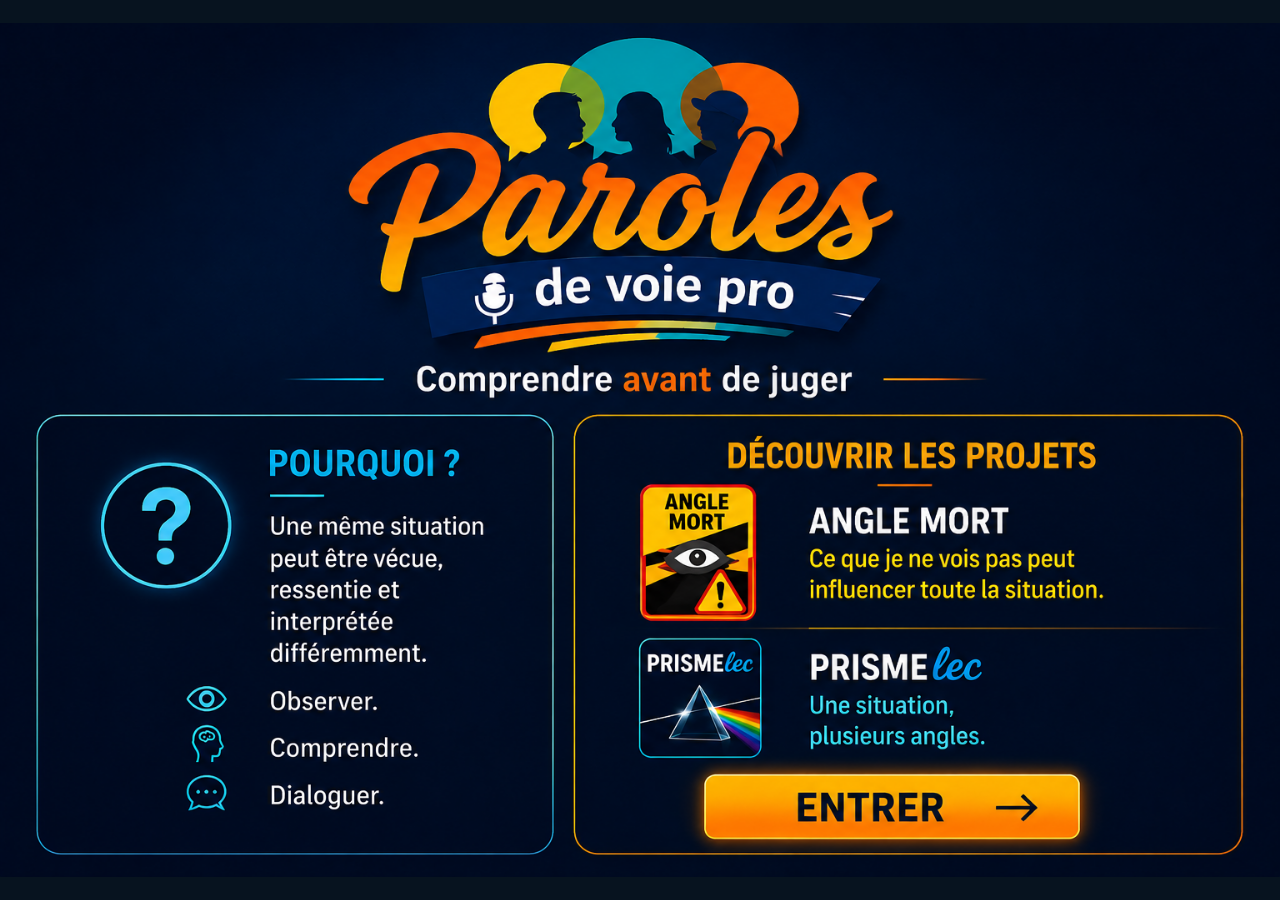
<file: index.html>
<!doctype html>
<html lang="fr">
<head>
  <meta charset="utf-8">
  <meta name="viewport" content="width=device-width,initial-scale=1">
  <title>Paroles de Voie Pro</title>
  <link rel="stylesheet" href="css/style.css">

  <style>
    *{box-sizing:border-box}

    body{
      margin:0;
      min-height:100vh;
      background:#07131f;
      display:flex;
      align-items:center;
      justify-content:center;
      font-family:Arial,Helvetica,sans-serif;
      overflow:hidden;
    }

    .intro{
      position:relative;
      width:100vw;
      height:100vh;
      display:flex;
      align-items:center;
      justify-content:center;
    }

    .intro img{
      width:100%;
      height:100%;
      object-fit:contain;
      display:block;
    }

    .enter-link{
      position:absolute;
      right:17%;
      bottom:8%;
      width:28%;
      height:9%;
      display:block;
      text-indent:-9999px;
      z-index:10;
      cursor:pointer;
    }

    @media(max-width:900px){
      .enter-link{
        right:10%;
        bottom:7%;
        width:38%;
      }
    }
  </style>
</head>

<body>
  <a class="intro" href="projets.html" aria-label="Entrer dans le site">
  <img src="images/intro-accueil.png" alt="Page d’introduction Paroles de Voie Pro">
</a>
  </main>
</body>
</html>
</file>
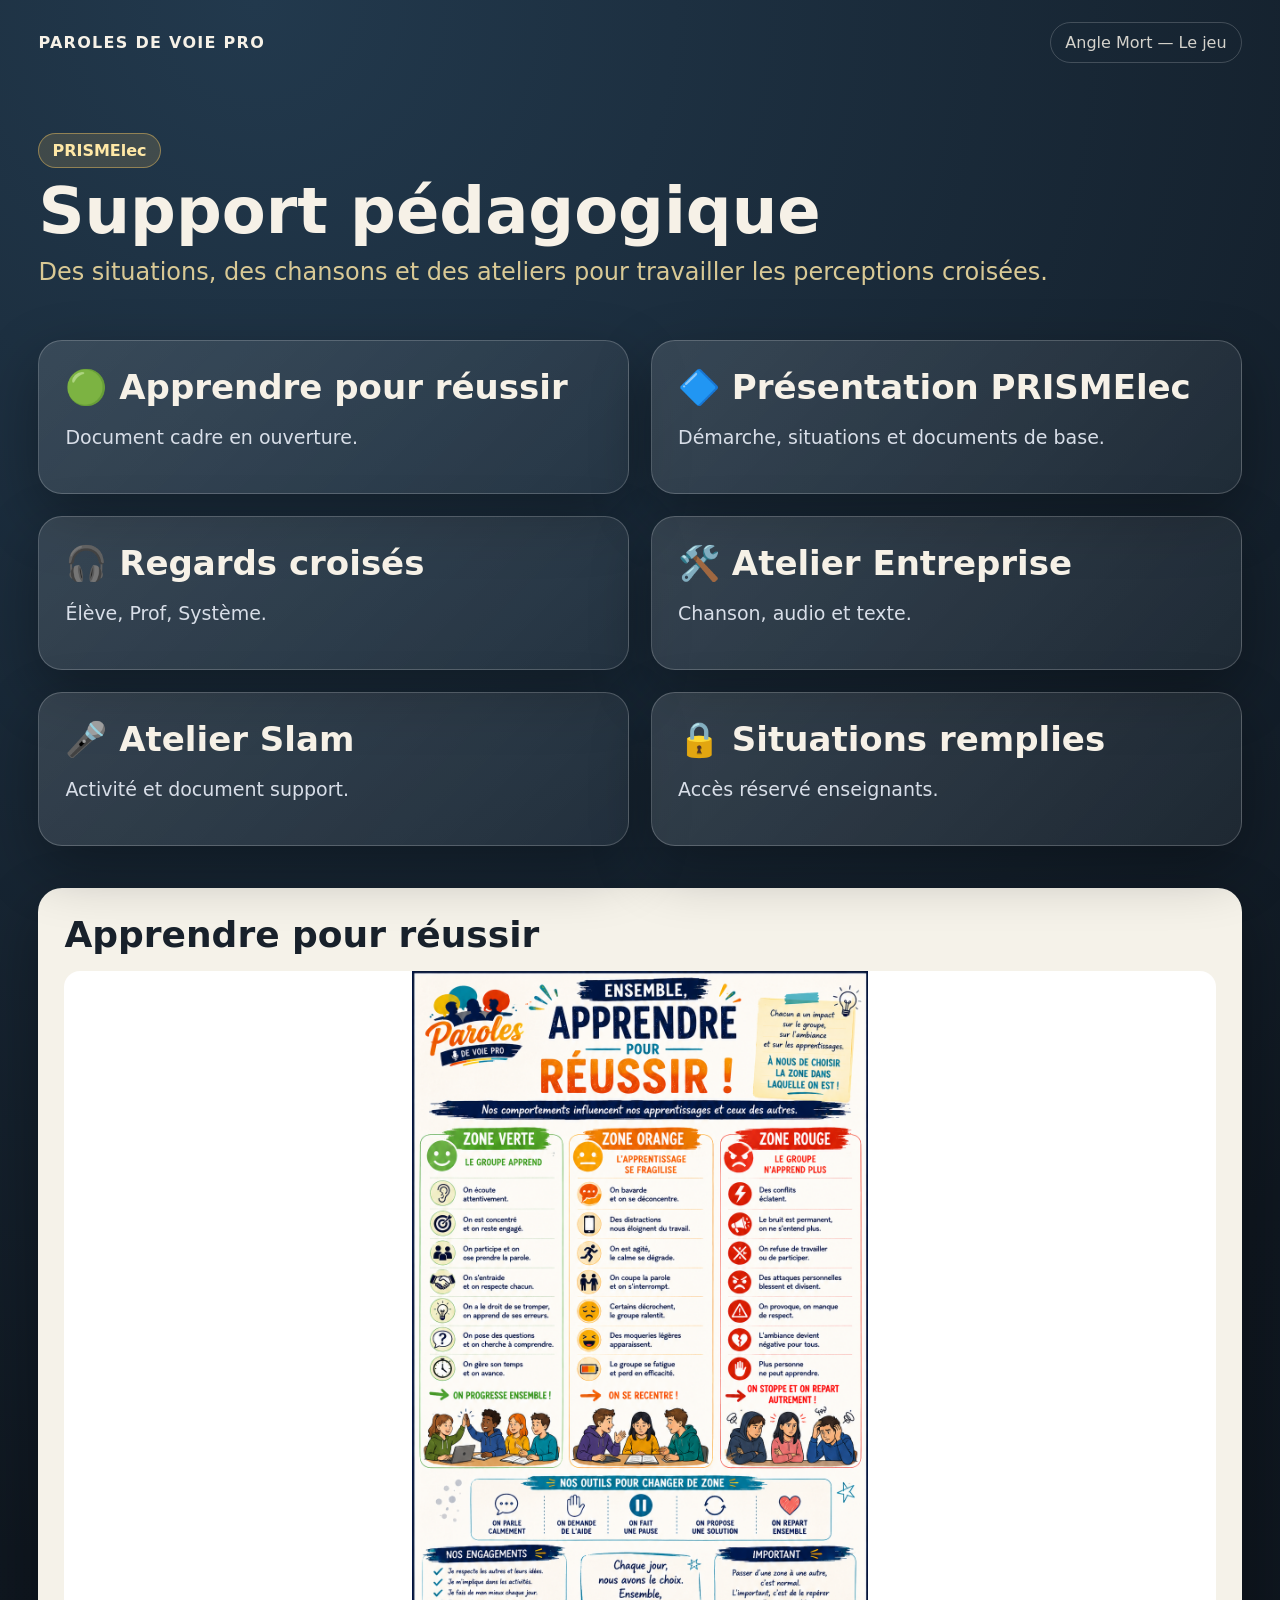
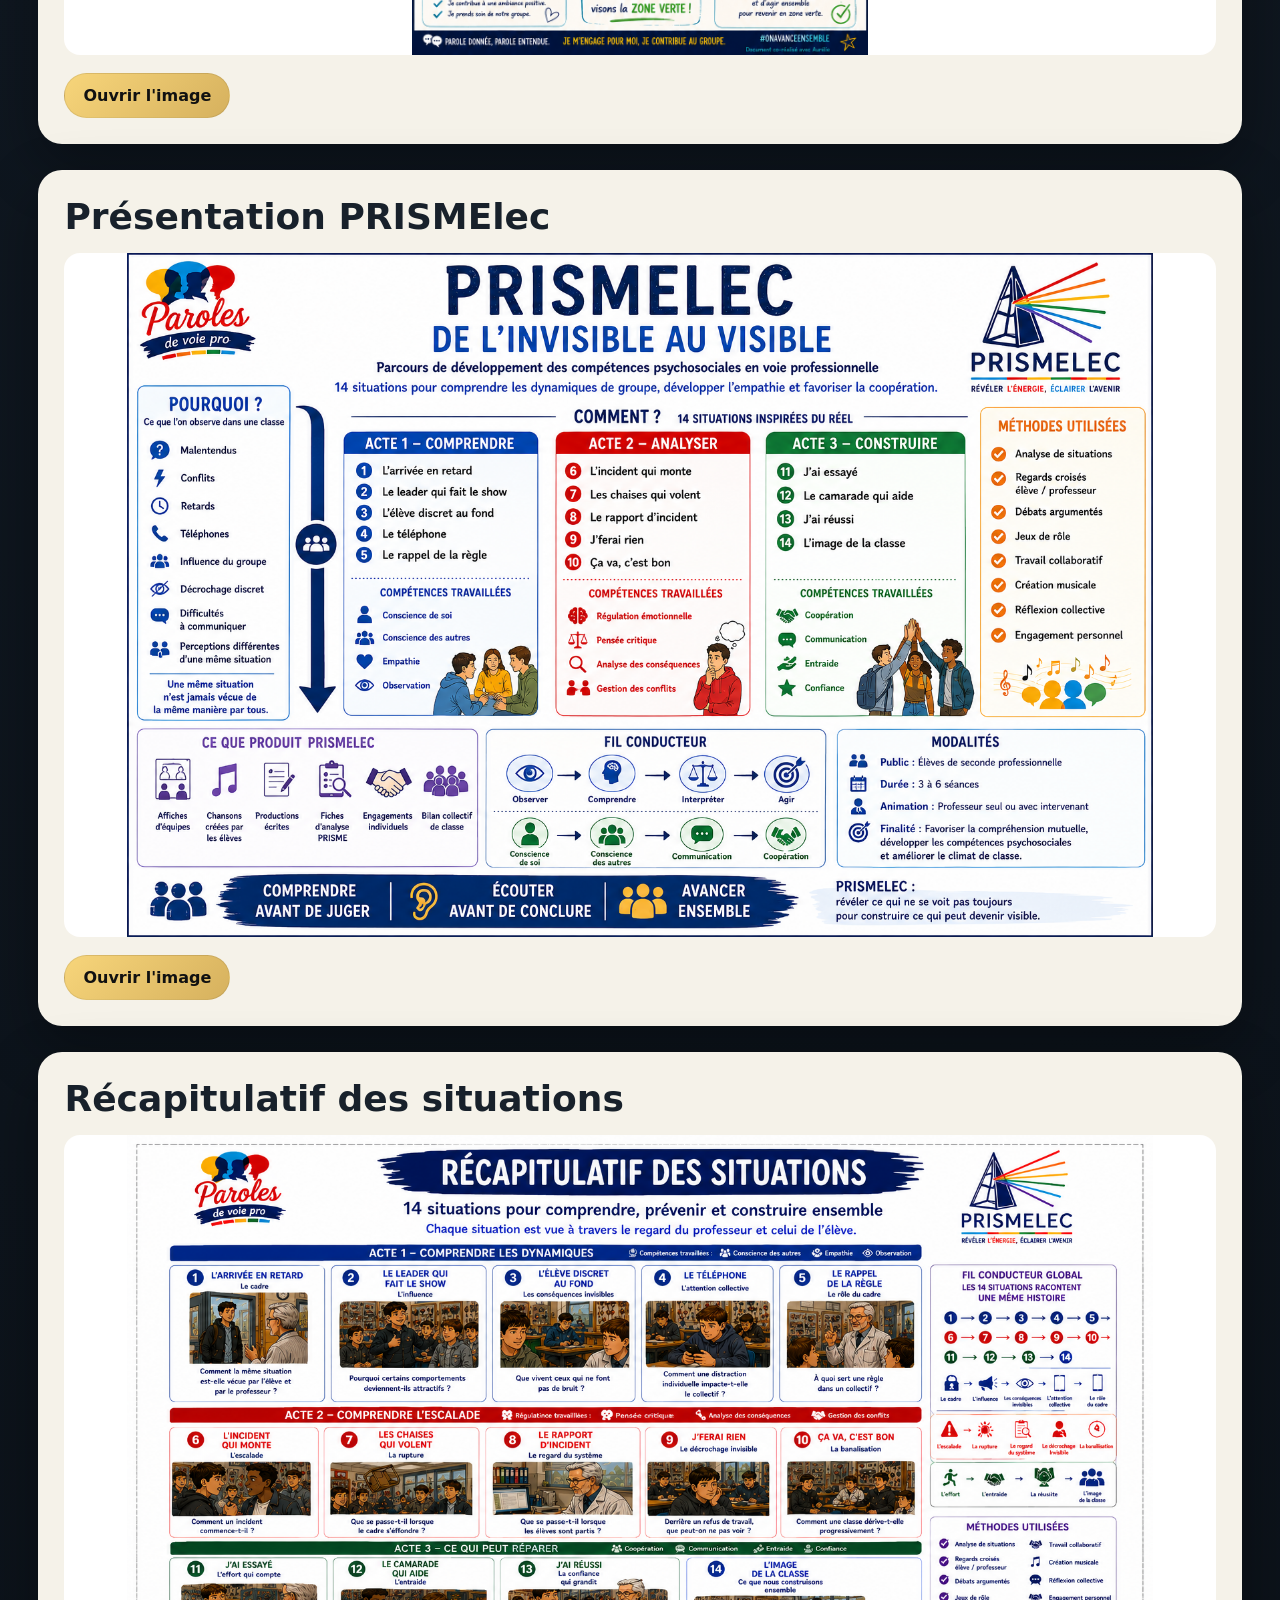
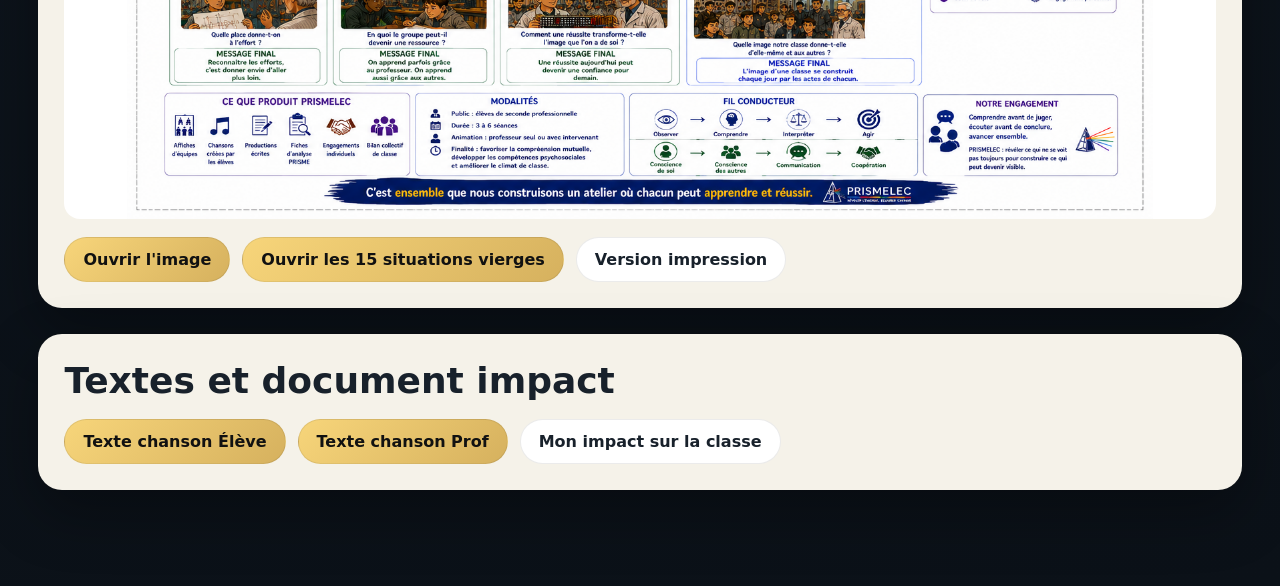
<file: support/index.html>
<!doctype html>
<html lang="fr">
<head>
  <meta charset="utf-8">
  <meta name="viewport" content="width=device-width,initial-scale=1">
  <title>PRISMElec — Support pédagogique</title>
  <link rel="stylesheet" href="../css/style.css">
  <script defer src="../js/app.js"></script>
</head>

<body>
  <div class="page wrap">

    <nav class="topbar">
      <a class="brand" href="../">PAROLES DE VOIE PRO</a>
      <a class="home-link" href="../angle-mort/">Angle Mort — Le jeu</a>
    </nav>

    <header class="page-head">
      <div class="badge">PRISMElec</div>
      <h1>Support pédagogique</h1>
      <p>Des situations, des chansons et des ateliers pour travailler les perceptions croisées.</p>
    </header>

    <section class="navgrid">
      <a class="navcard nav-green" href="#apprendre">
        <h2>🟢 Apprendre pour réussir</h2>
        <p>Document cadre en ouverture.</p>
      </a>

      <a class="navcard nav-blue" href="#presentation">
        <h2>🔷 Présentation PRISMElec</h2>
        <p>Démarche, situations et documents de base.</p>
      </a>

      <a class="navcard nav-purple" href="regards-croises.html">
        <h2>🎧 Regards croisés</h2>
        <p>Élève, Prof, Système.</p>
      </a>

      <a class="navcard nav-orange" href="entreprise.html">
        <h2>🛠️ Atelier Entreprise</h2>
        <p>Chanson, audio et texte.</p>
      </a>

      <a class="navcard nav-cyan" href="slam.html">
        <h2>🎤 Atelier Slam</h2>
        <p>Activité et document support.</p>
      </a>

      <a class="navcard nav-red" href="situations-remplies.html">
        <h2>🔒 Situations remplies</h2>
        <p>Accès réservé enseignants.</p>
      </a>
    </section>

    <section id="apprendre" class="doc">
      <h2>Apprendre pour réussir</h2>
      <img class="doc-img" src="../images/apprendre-pour-reussir.png" alt="Apprendre pour réussir">
      <div class="actions">
        <a class="btn primary" href="../images/apprendre-pour-reussir.png" target="_blank">Ouvrir l'image</a>
      </div>
    </section>

    <section id="presentation" class="doc">
      <h2>Présentation PRISMElec</h2>
      <img class="doc-img" src="../images/prismelec-presentation.png" alt="Présentation PRISMElec">
      <div class="actions">
        <a class="btn primary" href="../images/prismelec-presentation.png" target="_blank">Ouvrir l'image</a>
      </div>
    </section>

    <section class="doc">
      <h2>Récapitulatif des situations</h2>
      <img class="doc-img" src="../images/situations-recap.png" alt="Récapitulatif situations">
      <div class="actions">
        <a class="btn primary" href="../images/situations-recap.png" target="_blank">Ouvrir l'image</a>
        <a class="btn primary" href="../situations/situations-vierges.pdf" target="_blank">Ouvrir les 15 situations vierges</a>
        <a class="btn" href="../situations/situations-vierges-impression.pdf" target="_blank">Version impression</a>
      </div>
    </section>

    <section class="doc">
      <h2>Textes et document impact</h2>
      <div class="actions">
        <a class="btn primary" href="../textes/texte-eleve.pdf" target="_blank">Texte chanson Élève</a>
        <a class="btn primary" href="../textes/texte-prof.pdf" target="_blank">Texte chanson Prof</a>
        <a class="btn" href="../images/mon-impact-sur-la-classe.png" target="_blank">Mon impact sur la classe</a>
      </div>
    </section>

  </div>
</body>
</html>
</file>
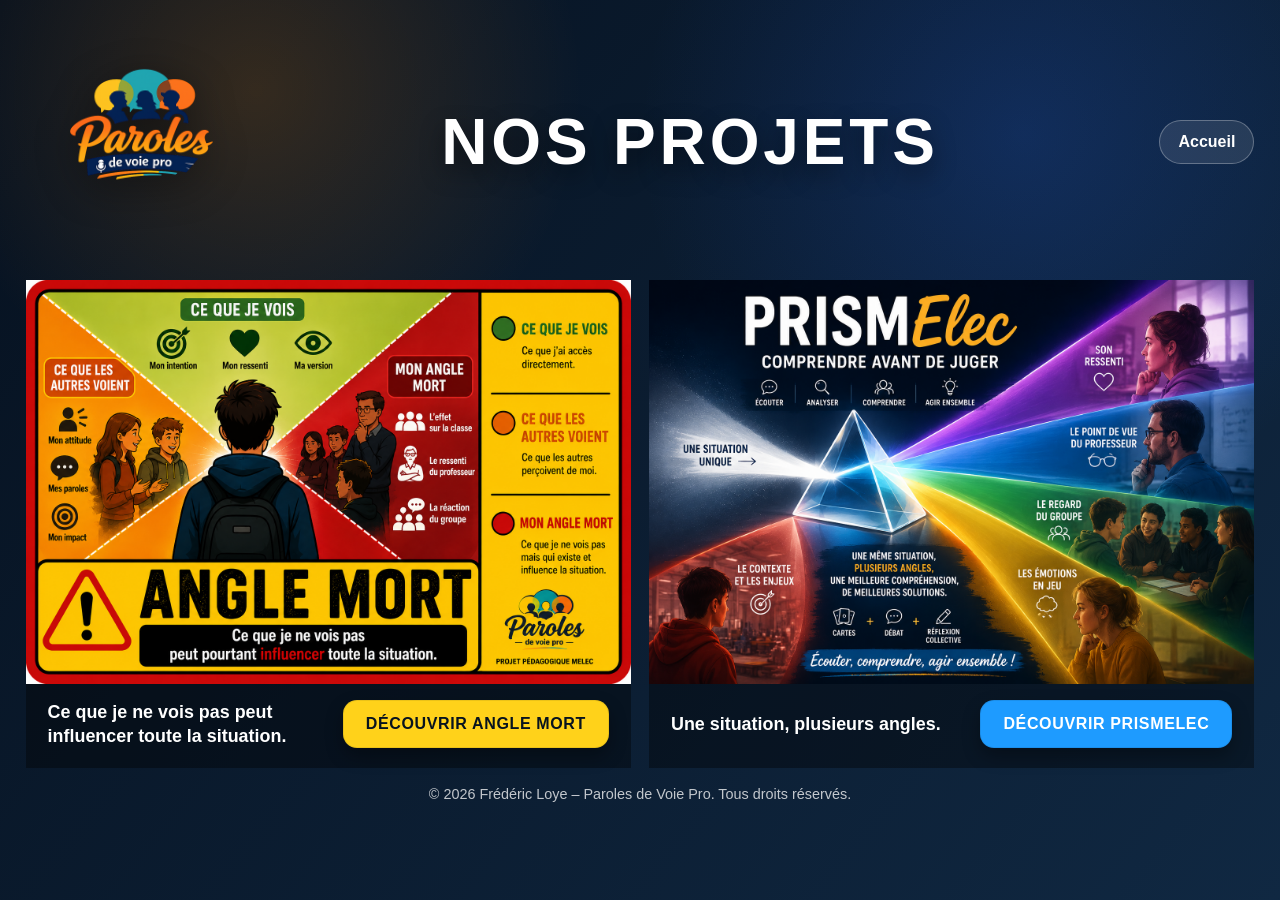
<file: projets.html>
<!doctype html>
<html lang="fr">
<head>
  <meta charset="utf-8">
  <meta name="viewport" content="width=device-width,initial-scale=1">
  <title>Nos projets - Paroles de Voie Pro</title>
  <link rel="stylesheet" href="css/style.css">

  <style>
    *{box-sizing:border-box}

    body{
      margin:0;
      min-height:100vh;
      font-family:Arial,Helvetica,sans-serif;
      color:white;
      background:
        radial-gradient(circle at 20% 10%, rgba(255,138,0,.18), transparent 25%),
        radial-gradient(circle at 80% 15%, rgba(37,99,235,.22), transparent 30%),
        linear-gradient(130deg,#06111f,#102842);
      overflow-x:hidden;
    }

    .page{
      width:min(1500px,96vw);
      min-height:100vh;
      margin:0 auto;
      padding:22px 0 26px;
      display:flex;
      flex-direction:column;
      gap:18px;
    }

    header{
      display:grid;
      grid-template-columns:260px 1fr 160px;
      align-items:center;
      gap:20px;
    }

    .logo{
      width:240px;
      max-width:100%;
      filter:drop-shadow(0 10px 20px rgba(0,0,0,.45));
    }

    h1{
      margin:0;
      text-align:center;
      font-size:clamp(2.2rem,5vw,4.6rem);
      letter-spacing:.06em;
      text-transform:uppercase;
      text-shadow:0 10px 24px rgba(0,0,0,.45);
    }

    .home{
      justify-self:end;
      color:white;
      text-decoration:none;
      font-weight:900;
      padding:12px 18px;
      border-radius:999px;
      border:1px solid rgba(255,255,255,.28);
      background:rgba(255,255,255,.10);
    }

    .projects{
  display:grid;
  grid-template-columns:1fr 1fr;
  gap:18px;
  align-items:start;
}
    }

    .project{
      display:flex;
      flex-direction:column;
      border-radius:18px;
      overflow:hidden;
      background:rgba(255,255,255,.08);
      border:1px solid rgba(255,255,255,.20);
      box-shadow:0 20px 45px rgba(0,0,0,.35);
    }

    .project img{
      width:100%;
      height:100%;
      max-height:620px;
      object-fit:contain;
      background:#050b14;
      display:block;
    }

    .project-footer{
      padding:16px 22px 20px;
      display:flex;
      align-items:center;
      justify-content:space-between;
      gap:20px;
      background:rgba(0,0,0,.38);
    }

    .project-text{
      font-size:clamp(1rem,1.4vw,1.35rem);
      line-height:1.35;
      font-weight:700;
    }

    .btn{
      flex-shrink:0;
      text-decoration:none;
      color:#07131f;
      font-weight:900;
      text-transform:uppercase;
      letter-spacing:.04em;
      padding:14px 22px;
      border-radius:14px;
      box-shadow:0 8px 18px rgba(0,0,0,.32);
      white-space:nowrap;
    }

    .btn-angle{
      background:#ffd21a;
    }

    .btn-prismelec{
      background:#1e9bff;
      color:white;
    }

    footer{
      text-align:center;
      font-size:.9rem;
      color:rgba(255,255,255,.75);
    }

    @media(max-width:900px){
      body{overflow:auto}

      header{
        grid-template-columns:1fr;
        text-align:center;
      }

      .logo{
        margin:0 auto;
      }

      .home{
        justify-self:center;
      }

      .projects{
        grid-template-columns:1fr;
      }

      .project-footer{
        flex-direction:column;
        text-align:center;
      }
    }
  </style>
</head>

<body>
  <main class="page">

    <header>
      <img class="logo" src="images/Paroles-voie-pro.png" alt="Logo Paroles de Voie Pro">
      <h1>Nos projets</h1>
      <a class="home" href="index.html">Accueil</a>
    </header>

    <section class="projects">

      <article class="project">
        <img src="images/angle-mort-affiche.png" alt="Affiche Angle Mort">
        <div class="project-footer">
          <div class="project-text">
            Ce que je ne vois pas peut influencer toute la situation.
          </div>
          <a class="btn btn-angle" href="angle-mort/">Découvrir Angle Mort</a>
        </div>
      </article>

      <article class="project">
        <img src="images/prismelec-affiche.png" alt="Affiche PRISMElec">
        <div class="project-footer">
          <div class="project-text">
            Une situation, plusieurs angles.
          </div>
          <a class="btn btn-prismelec" href="support/">Découvrir PRISMElec</a>
        </div>
      </article>

    </section>

    <footer>
      © 2026 Frédéric Loye – Paroles de Voie Pro. Tous droits réservés.
    </footer>

  </main>
</body>
</html>
</file>
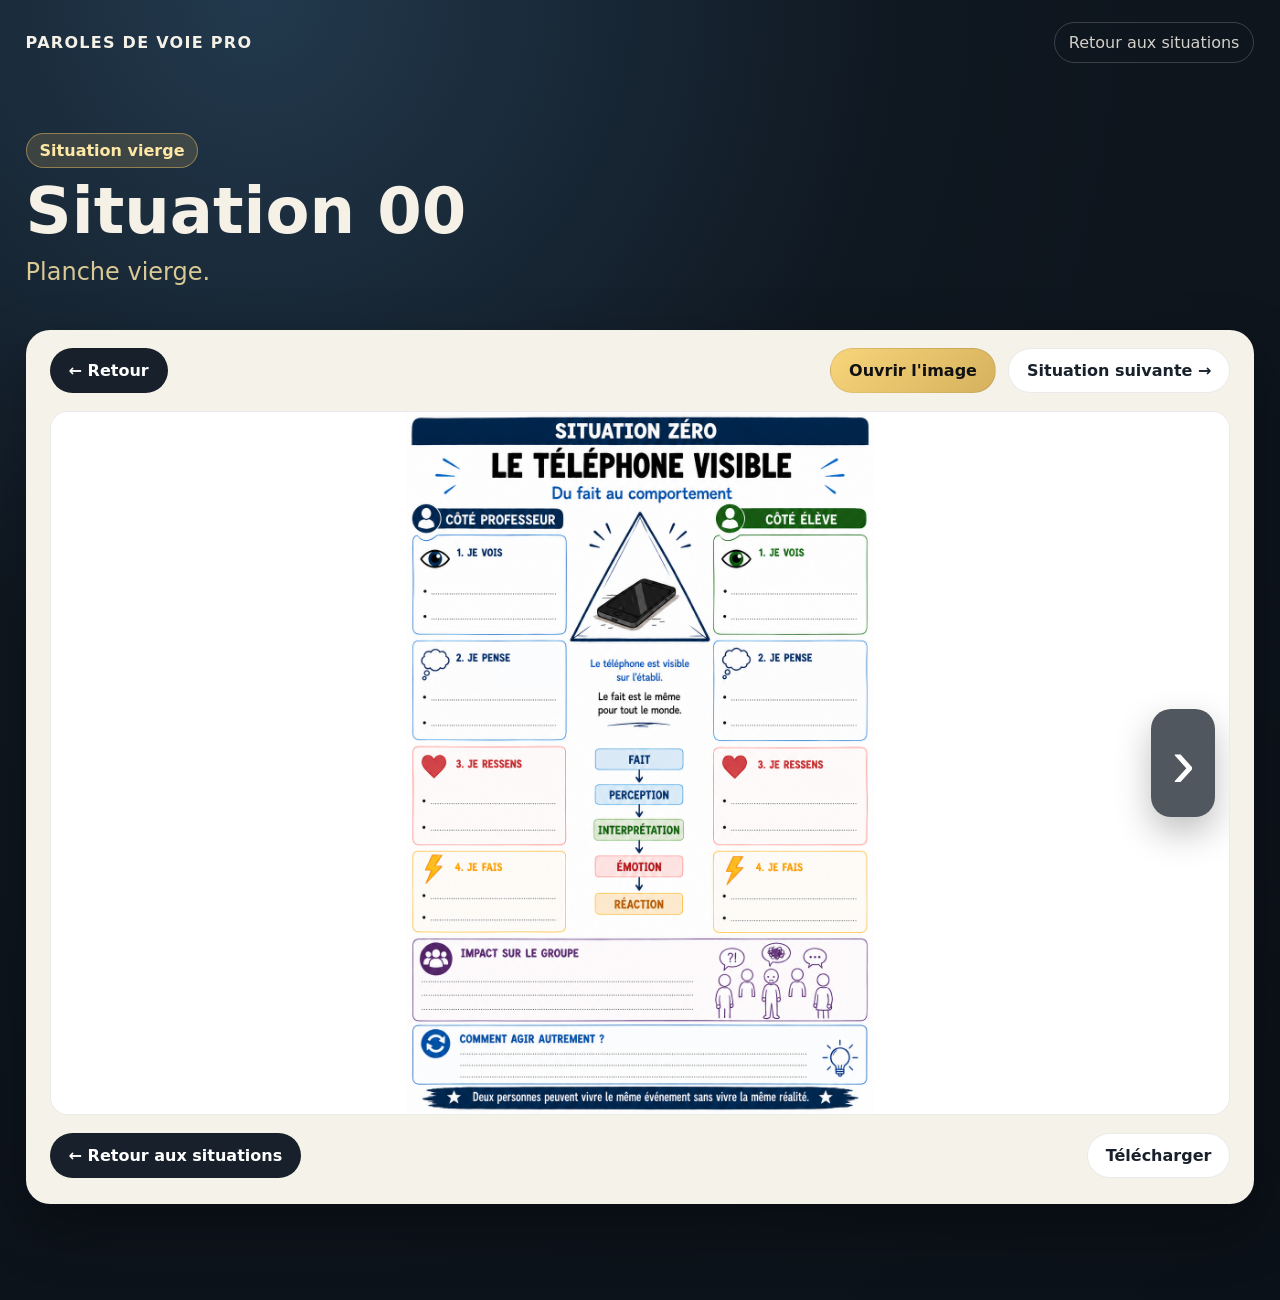
<file: situations/viewer.html>
<!doctype html>
<html lang="fr">
<head>
  <meta charset="utf-8">
  <meta name="viewport" content="width=device-width,initial-scale=1">
  <title>Situation — Paroles de voie pro</title>
  <link rel="stylesheet" href="../css/style.css">
  <script defer src="../js/app.js"></script>
</head>
<body>
  <div class="page wrap viewer-page">
    <nav class="topbar">
      <a class="brand" href="../">PAROLES DE VOIE PRO</a>
      <a class="home-link" id="viewer-return-top" href="../angle-mort/#situations">Retour aux situations</a>
    </nav>

    <header class="page-head viewer-head">
      <div class="badge" id="viewer-badge">Situation</div>
      <h1 id="viewer-title">Situation</h1>
      <p id="viewer-subtitle">Navigation entre les planches.</p>
    </header>

    <section class="doc viewer-doc">
      <div class="viewer-nav viewer-nav-top">
        <a class="btn dark" id="viewer-back" href="../angle-mort/#situations">← Retour</a>
        <div class="viewer-center-actions">
          <a class="btn" id="viewer-prev" href="#">← Situation précédente</a>
          <a class="btn primary" id="viewer-direct" href="#" target="_blank">Ouvrir l'image</a>
          <a class="btn" id="viewer-next" href="#">Situation suivante →</a>
        </div>
      </div>

      <div class="viewer-frame">
        <button class="side-nav side-left" id="viewer-prev-side" title="Situation précédente">‹</button>
        <img class="doc-img viewer-img" id="viewer-img" src="" alt="Planche de situation">
        <button class="side-nav side-right" id="viewer-next-side" title="Situation suivante">›</button>
      </div>

      <div class="viewer-nav viewer-nav-bottom">
        <a class="btn dark" id="viewer-back-bottom" href="../angle-mort/#situations">← Retour aux situations</a>
        <a class="btn" id="viewer-download" href="#" download>Télécharger</a>
      </div>
    </section>
  </div>
</body>
</html>
</file>
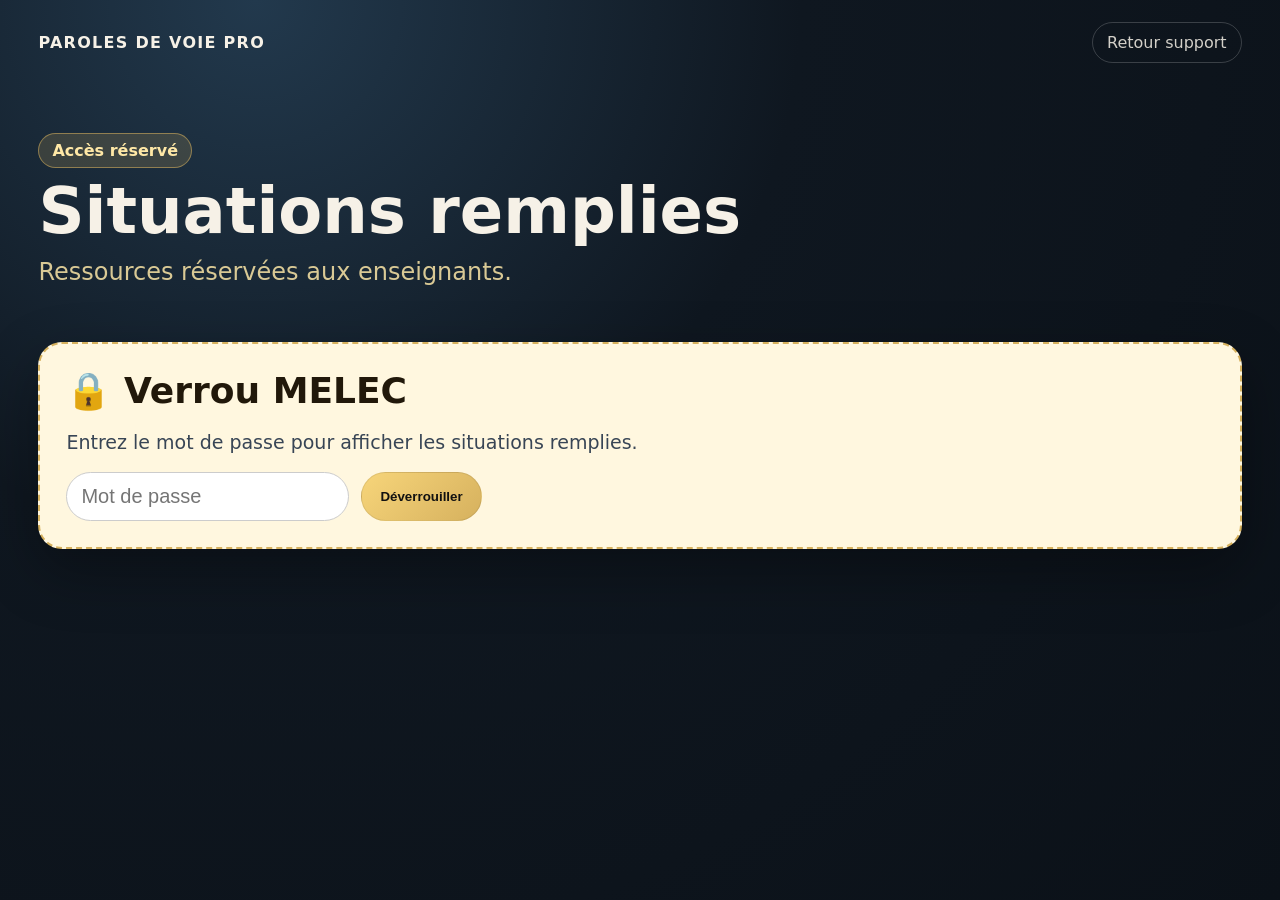
<file: support/situations-remplies.html>
<!doctype html><html lang="fr"><head><meta charset="utf-8"><meta name="viewport" content="width=device-width,initial-scale=1"><title>Situations remplies</title><link rel="stylesheet" href="../css/style.css"><script defer src="../js/app.js"></script></head><body><div class="page wrap"><nav class="topbar"><a class="brand" href="../">PAROLES DE VOIE PRO</a><a class="home-link" href="./">Retour support</a></nav><header class="page-head"><div class="badge">Accès réservé</div><h1>Situations remplies</h1><p>Ressources réservées aux enseignants.</p></header><section class="doc locked" id="remplies-locked"><h2>🔒 Verrou MELEC</h2><p>Entrez le mot de passe pour afficher les situations remplies.</p><div class="unlock"><input id="remplies-pass" type="password" placeholder="Mot de passe"><button class="btn primary" onclick="unlock('remplies')">Déverrouiller</button><span id="remplies-msg"></span></div></section><section id="remplies-content" class="doc hidden"><h2>Situations remplies</h2><div class="actions"><a class="btn primary" href="../situations/situations-remplies.pdf" target="_blank">Ouvrir le PDF complet</a><a class="btn" href="../situations/situations-remplies.pdf" download>Télécharger le PDF</a></div><div class="list">
<a href="../situations/viewer.html?type=remplies&n=00&from=remplies">Situation 00</a>
<a href="../situations/viewer.html?type=remplies&n=01&from=remplies">Situation 01</a>
<a href="../situations/viewer.html?type=remplies&n=02&from=remplies">Situation 02</a>
<a href="../situations/viewer.html?type=remplies&n=03&from=remplies">Situation 03</a>
<a href="../situations/viewer.html?type=remplies&n=04&from=remplies">Situation 04</a>
<a href="../situations/viewer.html?type=remplies&n=05&from=remplies">Situation 05</a>
<a href="../situations/viewer.html?type=remplies&n=06&from=remplies">Situation 06</a>
<a href="../situations/viewer.html?type=remplies&n=07&from=remplies">Situation 07</a>
<a href="../situations/viewer.html?type=remplies&n=08&from=remplies">Situation 08</a>
<a href="../situations/viewer.html?type=remplies&n=09&from=remplies">Situation 09</a>
<a href="../situations/viewer.html?type=remplies&n=10&from=remplies">Situation 10</a>
<a href="../situations/viewer.html?type=remplies&n=11&from=remplies">Situation 11</a>
<a href="../situations/viewer.html?type=remplies&n=12&from=remplies">Situation 12</a>
<a href="../situations/viewer.html?type=remplies&n=13&from=remplies">Situation 13</a>
<a href="../situations/viewer.html?type=remplies&n=14&from=remplies">Situation 14</a>
<a href="../situations/viewer.html?type=remplies&n=15&from=remplies">Situation 15</a>
</div></section></div></body></html>
</file>
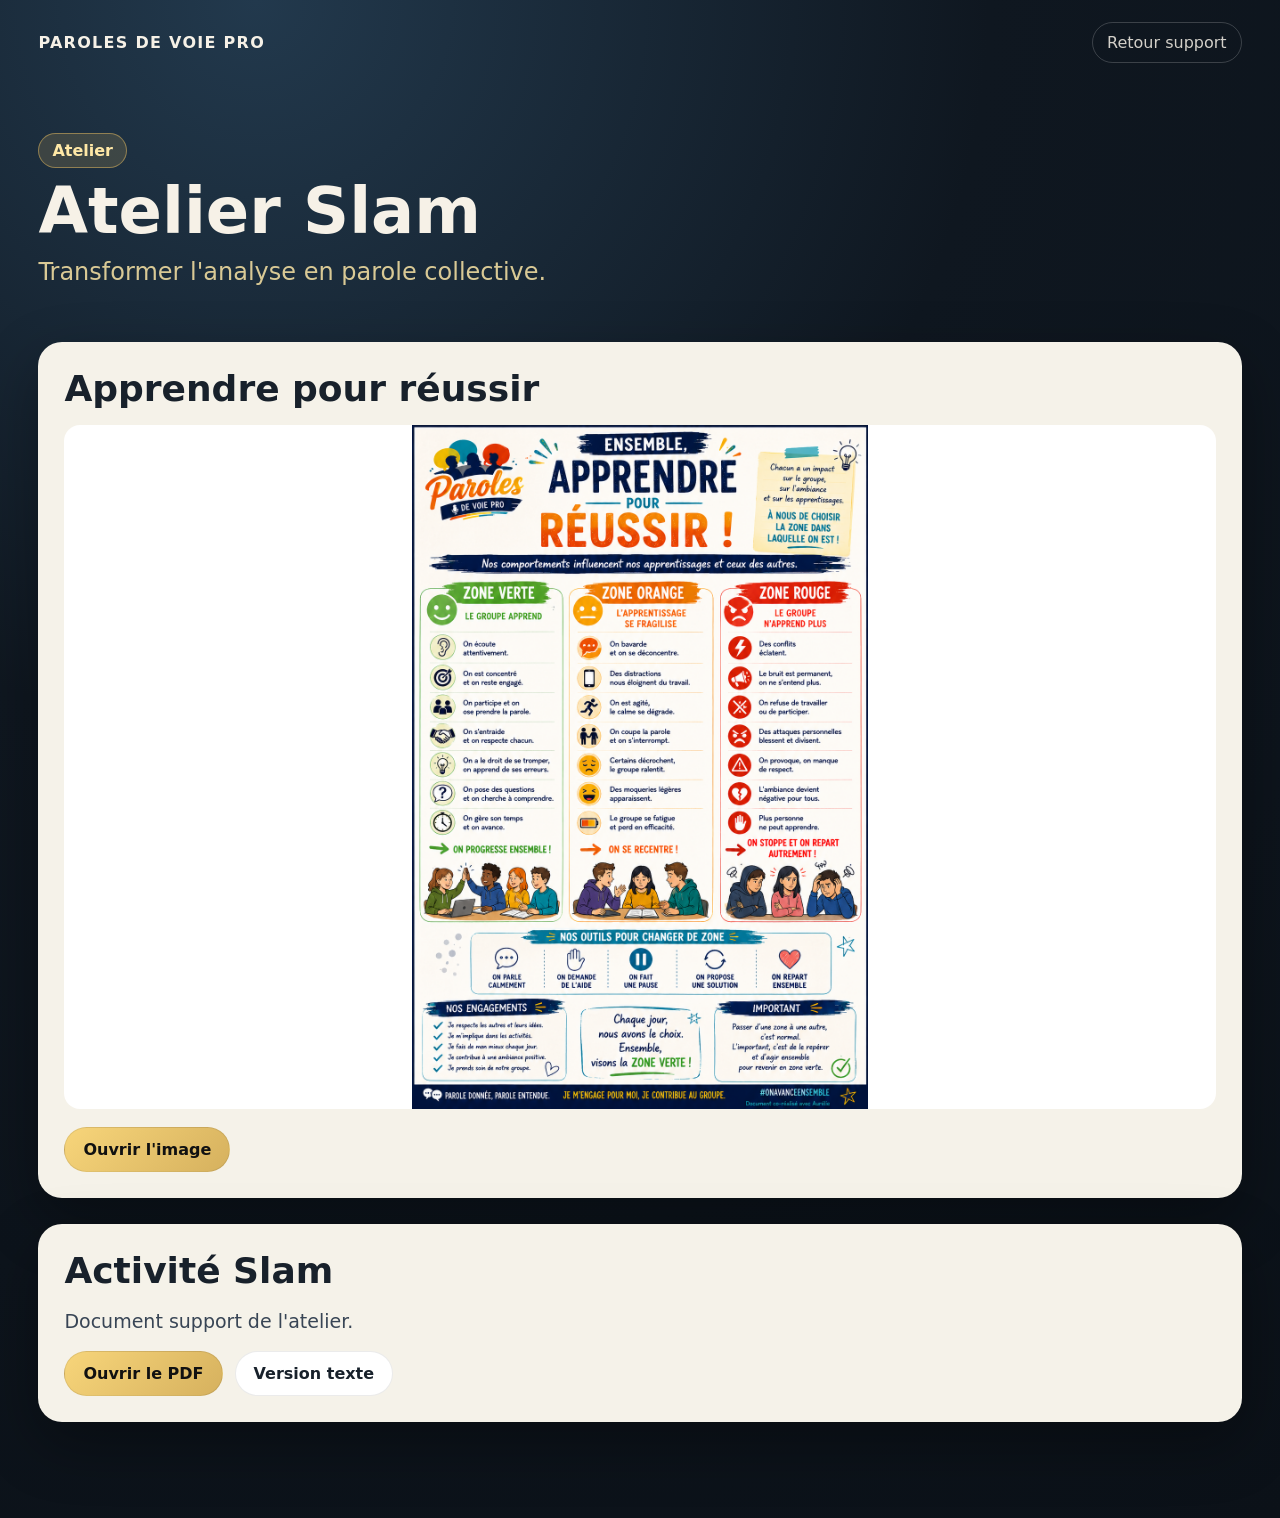
<file: support/slam.html>
<!doctype html><html lang="fr"><head><meta charset="utf-8"><meta name="viewport" content="width=device-width,initial-scale=1"><title>Atelier Slam</title><link rel="stylesheet" href="../css/style.css"></head><body><div class="page wrap"><nav class="topbar"><a class="brand" href="../">PAROLES DE VOIE PRO</a><a class="home-link" href="./">Retour support</a></nav><header class="page-head"><div class="badge">Atelier</div><h1>Atelier Slam</h1><p>Transformer l'analyse en parole collective.</p></header><section class="doc"><h2>Apprendre pour réussir</h2><img class="doc-img" src="../images/apprendre-pour-reussir.png" alt="Apprendre pour réussir"><div class="actions"><a class="btn primary" href="../images/apprendre-pour-reussir.png" target="_blank">Ouvrir l'image</a></div></section><section class="doc"><h2>Activité Slam</h2><p>Document support de l'atelier.</p><div class="actions"><a class="btn primary" href="../support/activite-slam-.pdf" target="_blank">Ouvrir le PDF</a><a class="btn" href="../support/activite-slam.txt" target="_blank">Version texte</a></div></section></div></body></html>
</file>
<file: css/style.css>
:root {
  --bg: #0f1720;
  --bg2: #152333;
  --panel: #f5f2e9;
  --panel2: #ffffff;
  --ink: #18212b;
  --muted: #657081;
  --gold: #d6b15e;
  --blue: #66d9ef;
  --red: #b84242;
  --shadow: 0 22px 60px rgba(0,0,0,.32);
  --radius: 24px;
}

* {
  box-sizing: border-box;
}

html {
  scroll-behavior: smooth;
}

body {
  margin: 0;
  font-family: system-ui, -apple-system, Segoe UI, Roboto, Arial, sans-serif;
  background: radial-gradient(circle at 20% 0%, #22394d 0, #0f1720 40%, #0b1118 100%);
  color: #f6f1e7;
  min-height: 100vh;
}

a {
  color: inherit;
  text-decoration: none;
}

.wrap {
  width: min(1320px, 94vw);
  margin: auto;
}

.topbar {
  display: flex;
  justify-content: space-between;
  align-items: center;
  padding: 22px 0;
}

.brand {
  font-weight: 900;
  letter-spacing: .08em;
}

.home-link {
  opacity: .85;
  border: 1px solid rgba(255,255,255,.22);
  padding: 10px 14px;
  border-radius: 999px;
}

/* ACCUEIL */

.hero {
  min-height: calc(100vh - 52px);
  display: flex;
  flex-direction: column;
  justify-content: center;
  gap: 14px;
  position: relative;
  overflow: hidden;
  padding: 8px 0;
}

.hero:before {
  content: "";
  position: absolute;
  inset: -20%;
  background: linear-gradient(
    115deg,
    transparent 0 42%,
    rgba(102,217,239,.10) 43%,
    transparent 49%,
    rgba(214,177,94,.10) 50%,
    transparent 58%
  );
  pointer-events: none;
}

.title {
  position: relative;
  text-align: center;
}

.title h1 {
  display: none;
}

.title p {
  font-size: clamp(20px, 2vw, 30px);
  color: #d9c995;
  margin: 6px 0 0;
  font-weight: 800;
}

.logo-pvp {
  width: min(620px, 68vw) !important;
  max-height: 190px;
  object-fit: contain;
  margin: 0 auto 8px !important;
}

.badge {
  display: inline-block;
  background: rgba(214,177,94,.18);
  border: 1px solid rgba(214,177,94,.55);
  color: #ffe8a6;
  border-radius: 999px;
  padding: 7px 13px;
  font-weight: 800;
  margin-bottom: 6px;
}

.why {
  width: 100% !important;
  max-width: none !important;
  margin-left: 0 !important;
  margin-right: 0 !important;
}

.why h2 {
  margin: 0 0 6px;
  font-size: clamp(24px, 2.2vw, 34px);
}

.why p {
  margin: 4px auto;
  max-width: 1100px;
  font-size: clamp(16px, 1.35vw, 21px);
  line-height: 1.32;
}

.cards {
  width: 100%;
}

.entry {
  min-height: 330px;
  border-radius: 32px;
  overflow: hidden;
  background: #111;
  border: 1px solid rgba(255,255,255,.16);
  box-shadow: var(--shadow);
  position: relative;
  transition: transform .25s ease, box-shadow .25s ease, border-color .25s ease;
}

.entry:hover {
  transform: translateY(-6px) scale(1.01);
  border-color: rgba(214,177,94,.75);
  box-shadow: 0 28px 80px rgba(0,0,0,.45);
}

.entry img {
  width: 100%;
  height: 100%;
  object-fit: cover;
  position: absolute;
  inset: 0;
  filter: saturate(.9) contrast(1.02) blur(1px);
  opacity: .78;
}

.entry:after {
  content: "";
  position: absolute;
  inset: 0;
  background: linear-gradient(180deg, rgba(4,8,13,.10), rgba(4,8,13,.62));
}

.entry-text {
  position: absolute;
  inset: 0;
  z-index: 2;
  display: flex;
  align-items: center;
  justify-content: center;
  text-align: center;
  padding: 24px;
}

.entry-text h2,
.entry-text .subtitle,
.entry-text .description {
  display: none;
}

.entry-text p {
  font-size: clamp(24px, 2.6vw, 42px);
  margin: 0;
  color: #fff;
  font-weight: 950;
  text-transform: uppercase;
  letter-spacing: .04em;
  background: rgba(0,0,0,.42);
  border: 1px solid rgba(255,255,255,.35);
  padding: 14px 24px;
  border-radius: 999px;
  text-shadow: 0 4px 14px rgba(0,0,0,.65);
  box-shadow: 0 14px 34px rgba(0,0,0,.35);
}

.button {
  display: none;
}

/* PAGES INTERNES */

.page {
  padding-bottom: 70px;
}

.page-head {
  padding: 48px 0 30px;
}

.page-head h1 {
  font-size: 64px;
  margin: 0;
}

.page-head p {
  font-size: 24px;
  color: #d9c995;
  margin: 10px 0 0;
}

.navgrid {
  display: grid;
  grid-template-columns: repeat(2,1fr);
  gap: 22px;
  margin: 24px 0 42px;
}

.navcard {
  background: linear-gradient(135deg, rgba(255,255,255,.12), rgba(255,255,255,.05));
  border: 1px solid rgba(255,255,255,.20);
  border-radius: 24px;
  padding: 26px;
  min-height: 145px;
  box-shadow: var(--shadow);
  transition: .2s;
}

.navcard:hover {
  transform: translateY(-4px);
  border-color: var(--gold);
}

.navcard h2 {
  margin: 0;
  font-size: 34px;
}

.navcard p {
  font-size: 19px;
  color: #d8dee8;
}

.doc {
  background: var(--panel);
  color: var(--ink);
  border-radius: var(--radius);
  padding: 26px;
  margin: 26px 0;
  box-shadow: var(--shadow);
}

.doc h2 {
  font-size: 36px;
  margin: 0 0 16px;
}

.doc p {
  color: #384555;
  font-size: 19px;
}

.doc-img {
  width: 100%;
  max-height: 76vh;
  object-fit: contain;
  background: #fff;
  border-radius: 16px;
  display: block;
}

.actions {
  display: flex;
  flex-wrap: wrap;
  gap: 12px;
  margin-top: 18px;
}

.btn {
  display: inline-flex;
  align-items: center;
  justify-content: center;
  border: 0;
  border-radius: 999px;
  padding: 12px 18px;
  font-weight: 800;
  background: #fff;
  color: #18212b;
  border: 1px solid rgba(0,0,0,.08);
  cursor: pointer;
}

.btn.primary {
  background: linear-gradient(135deg, #f7d57a, #d6b15e);
  color: #111;
}

.btn.dark {
  background: #18212b;
  color: #fff;
}

.btn.warn {
  background: #fff3cc;
}

.list {
  display: grid;
  grid-template-columns: repeat(4,1fr);
  gap: 12px;
}

.list a {
  background: #fff;
  color: var(--ink);
  border-radius: 14px;
  padding: 14px 12px;
  border: 1px solid #ddd;
  font-weight: 750;
  text-align: center;
}

.audio-card {
  background: var(--panel);
  color: var(--ink);
  border-radius: var(--radius);
  padding: 26px;
  margin: 24px 0;
  box-shadow: var(--shadow);
  display: grid;
  grid-template-columns: 260px 1fr;
  gap: 24px;
}

.audio-card img {
  width: 100%;
  border-radius: 18px;
  box-shadow: 0 12px 34px rgba(0,0,0,.25);
}

audio {
  width: 100%;
  margin: 14px 0;
}

.status {
  font-weight: 800;
  padding: 8px 12px;
  border-radius: 999px;
  background: #eef3f7;
  display: inline-block;
}

.locked {
  border: 2px dashed #d6b15e;
  background: #fff7df;
  color: #21180a;
}

.unlock {
  display: flex;
  gap: 12px;
  flex-wrap: wrap;
  margin-top: 14px;
}

.unlock input {
  font-size: 20px;
  padding: 12px 14px;
  border-radius: 999px;
  border: 1px solid #ccc;
  min-width: 260px;
}

.hidden {
  display: none!important;
}

.text-box {
  white-space: pre-wrap;
  background: #fff;
  color: #18212b;
  border-radius: 18px;
  padding: 24px;
  font-size: 20px;
  line-height: 1.55;
  max-height: 70vh;
  overflow: auto;
}

.footer {
  opacity: .75;
  text-align: center;
  padding: 10px 0;
  font-size: 14px;
}

/* NAVIGATION DOCUMENTS */

.viewer-page {
  width: min(1500px,96vw);
}

.viewer-head {
  padding-bottom: 18px;
}

.viewer-doc {
  position: relative;
  padding: 18px 24px 26px;
}

.viewer-frame {
  position: relative;
  background: #fff;
  border-radius: 18px;
  overflow: hidden;
  min-height: 55vh;
  display: flex;
  align-items: center;
  justify-content: center;
  border: 1px solid rgba(0,0,0,.08);
}

.viewer-img {
  max-height: 78vh;
  border-radius: 0;
  background: #fff;
}

.viewer-nav {
  display: flex;
  align-items: center;
  justify-content: space-between;
  gap: 16px;
  margin: 0 0 18px;
}

.viewer-nav-bottom {
  margin: 18px 0 0;
}

.viewer-center-actions {
  display: flex;
  gap: 12px;
  flex-wrap: wrap;
  justify-content: center;
}

.side-nav {
  position: absolute;
  top: 50%;
  transform: translateY(-50%);
  z-index: 4;
  width: 64px;
  height: 108px;
  border: 0;
  border-radius: 20px;
  background: rgba(15,23,32,.72);
  color: #fff;
  font-size: 70px;
  line-height: 1;
  cursor: pointer;
  box-shadow: 0 15px 35px rgba(0,0,0,.25);
  transition: .2s;
}

.side-nav:hover {
  background: rgba(214,177,94,.95);
  color: #111;
}

.side-left {
  left: 14px;
}

.side-right {
  right: 14px;
}

/* LECTEUR AUDIO */

.audio-stage {
  background: linear-gradient(135deg,#f7f2e5,#fff);
  color: var(--ink);
  border-radius: var(--radius);
  padding: 30px;
  margin: 26px 0;
  box-shadow: var(--shadow);
  display: grid;
  grid-template-columns: 330px 1fr;
  gap: 34px;
  align-items: center;
  overflow: hidden;
  position: relative;
}

.audio-stage:before {
  content: "";
  position: absolute;
  inset: auto -20% -30% 20%;
  height: 160px;
  background: linear-gradient(90deg, rgba(214,177,94,.18), rgba(102,217,239,.14), transparent);
  transform: rotate(-4deg);
}

.turntable {
  width: 310px;
  height: 310px;
  border-radius: 50%;
  position: relative;
  display: grid;
  place-items: center;
  margin: auto;
  background: repeating-radial-gradient(circle, #111 0 8px, #1d2530 9px 13px, #0b0d12 14px 18px);
  box-shadow: 0 22px 65px rgba(0,0,0,.38), inset 0 0 0 12px rgba(255,255,255,.08);
}

.vinyl-cover {
  width: 190px;
  height: 190px;
  object-fit: cover;
  border-radius: 50%;
  position: relative;
  z-index: 2;
  box-shadow: 0 8px 28px rgba(0,0,0,.35);
  animation: spinDisc 8s linear infinite;
  animation-play-state: paused;
}

.audio-stage.playing .vinyl-cover {
  animation-play-state: running;
}

.vinyl-core {
  position: absolute;
  width: 44px;
  height: 44px;
  border-radius: 50%;
  background: radial-gradient(circle, #fff 0 18%, #d6b15e 20% 54%, #111 56%);
  z-index: 3;
}

@keyframes spinDisc {
  to {
    transform: rotate(360deg);
  }
}

.karaoke-panel h2 {
  font-size: 42px;
  margin: 0 0 8px;
}

.lyrics-now {
  min-height: 150px;
  background: #101820;
  color: #fff;
  border-radius: 22px;
  padding: 30px;
  margin: 18px 0;
  font-size: clamp(28px,2.8vw,48px);
  font-weight: 850;
  line-height: 1.22;
  display: flex;
  align-items: center;
  justify-content: center;
  text-align: center;
  box-shadow: inset 0 0 0 1px rgba(255,255,255,.08);
}

.lyrics-now.waiting {
  color: #d9c995;
}

.lyrics-now.missing {
  font-size: 24px;
  color: #ffdf9e;
}

/* RESPONSIVE */

@media(max-width: 1050px) {
  .audio-stage {
    grid-template-columns: 1fr;
  }

  .turntable {
    width: 260px;
    height: 260px;
  }

  .vinyl-cover {
    width: 160px;
    height: 160px;
  }

  .viewer-nav {
    flex-direction: column;
  }

  .side-nav {
    width: 50px;
    height: 86px;
    font-size: 54px;
  }
}

@media(max-width: 900px) {
  .cards,
  .navgrid {
    grid-template-columns: 1fr;
  }

  .audio-card {
    grid-template-columns: 1fr;
  }

  .list {
    grid-template-columns: repeat(2,1fr);
  }

  .page-head h1 {
    font-size: 44px;
  }

  .hero.wrap {
  width: min(1320px, 94vw);
}

  .entry {
    min-height: 280px;
  }

  .logo-pvp {
    width: min(360px, 78vw);
  }
.navcard{
  position:relative;
  overflow:hidden;
  border-radius:16px;
  padding-left:26px;
  border:1px solid rgba(255,255,255,.18);
  transition:transform .22s ease, box-shadow .22s ease, border-color .22s ease;
}

.navcard::before{
  content:"";
  position:absolute;
  left:0;
  top:0;
  bottom:0;
  width:12px;
  background:var(--nav-color);
}

.navcard::after{
  content:"";
  position:absolute;
  inset:0;
  opacity:.20;
  pointer-events:none;
  background:linear-gradient(135deg, var(--nav-glow), transparent 65%);
}

.navcard:hover{
  transform:translateY(-4px) scale(1.015);
  box-shadow:0 18px 36px rgba(0,0,0,.42);
  border-color:var(--nav-color);
}

.nav-green{
  --nav-color:#22c55e;
  --nav-glow:rgba(34,197,94,.65);
  background:linear-gradient(135deg, rgba(34,197,94,.24), rgba(15,23,42,.96));
}

.nav-blue{
  --nav-color:#38bdf8;
  --nav-glow:rgba(56,189,248,.70);
  background:linear-gradient(135deg, rgba(56,189,248,.26), rgba(15,23,42,.96));
}

.nav-purple{
  --nav-color:#a855f7;
  --nav-glow:rgba(168,85,247,.70);
  background:linear-gradient(135deg, rgba(168,85,247,.26), rgba(15,23,42,.96));
}

.nav-orange{
  --nav-color:#f97316;
  --nav-glow:rgba(249,115,22,.72);
  background:linear-gradient(135deg, rgba(249,115,22,.30), rgba(15,23,42,.96));
}

.nav-cyan{
  --nav-color:#22d3ee;
  --nav-glow:rgba(34,211,238,.70);
  background:linear-gradient(135deg, rgba(34,211,238,.26), rgba(15,23,42,.96));
}

.nav-red{
  --nav-color:#ef4444;
  --nav-glow:rgba(239,68,68,.72);
  background:linear-gradient(135deg, rgba(239,68,68,.30), rgba(15,23,42,.96));
}
}
/* Correction page projets */
.projects{
  align-items:start !important;
}

.project{
  height:auto !important;
  min-height:0 !important;
  align-self:start !important;
}

.project img{
  width:100% !important;
  height:auto !important;
  object-fit:contain !important;
  display:block !important;
}
</file>
